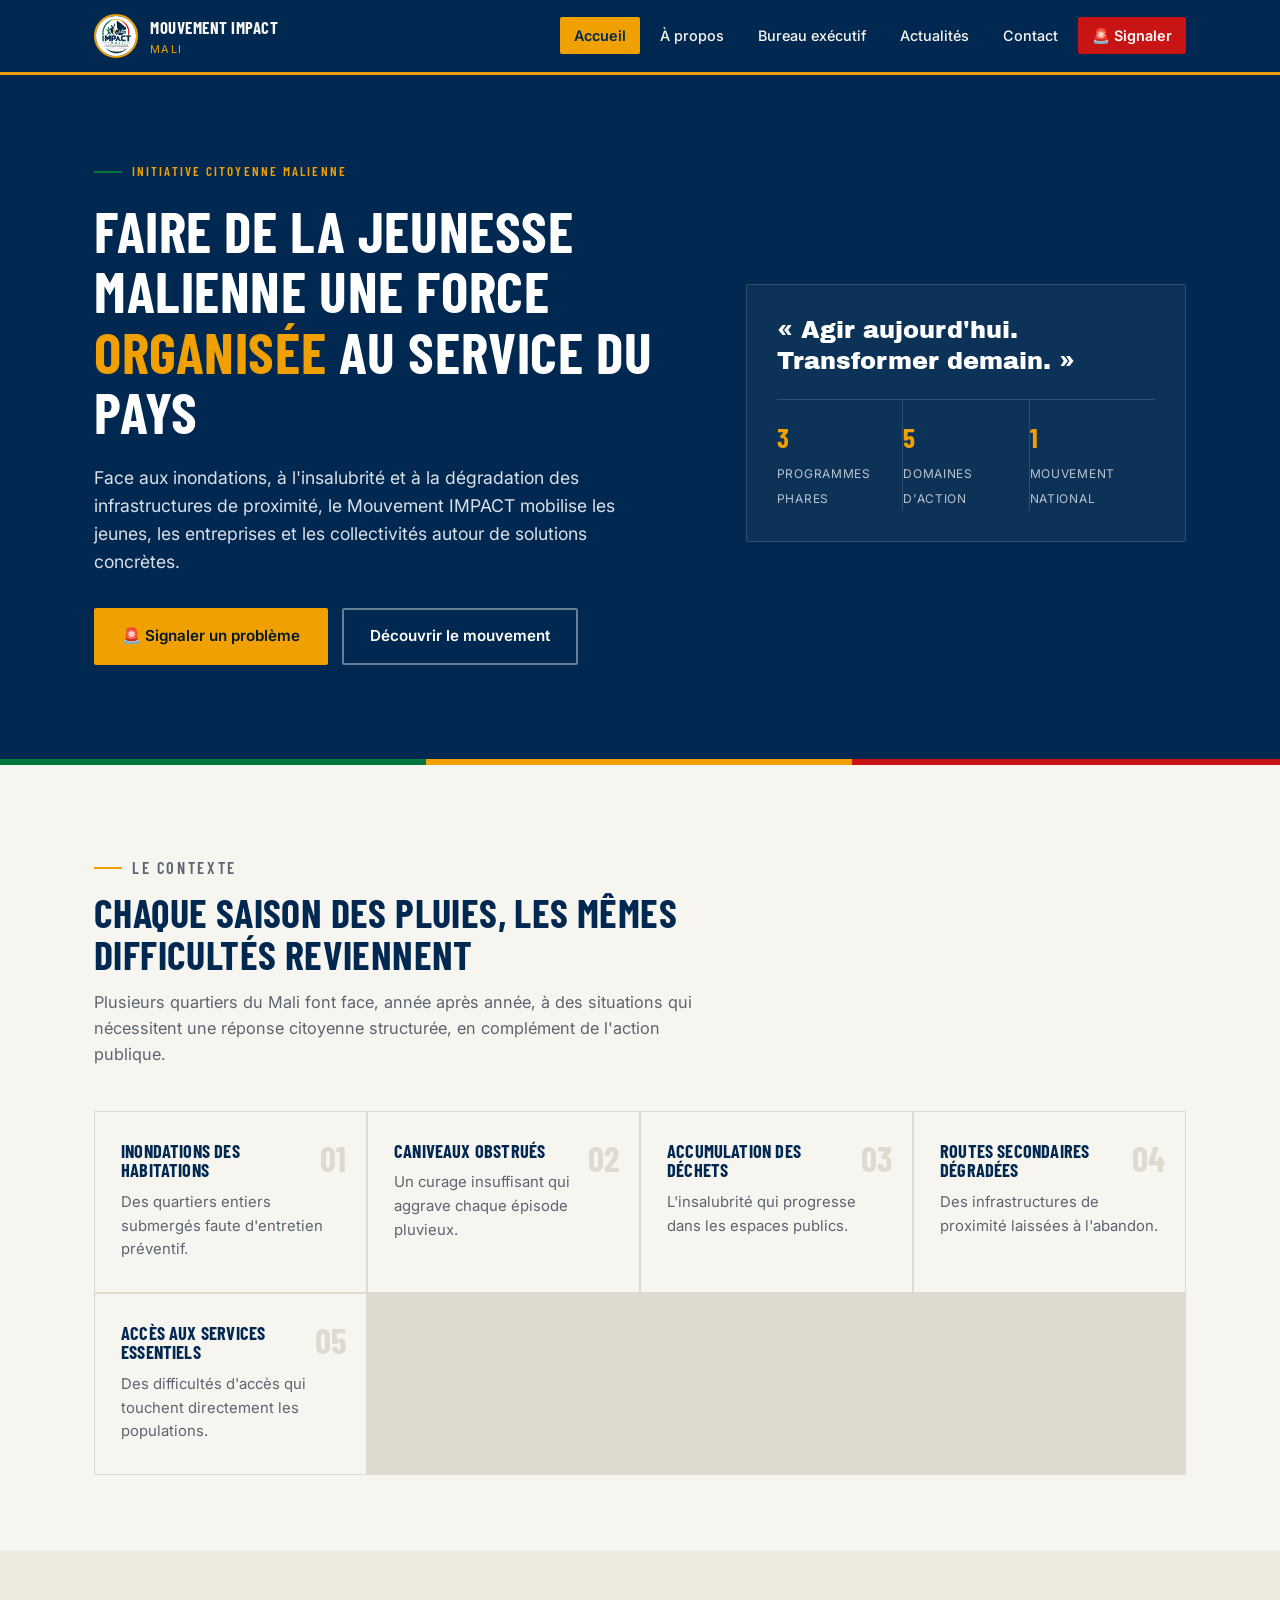
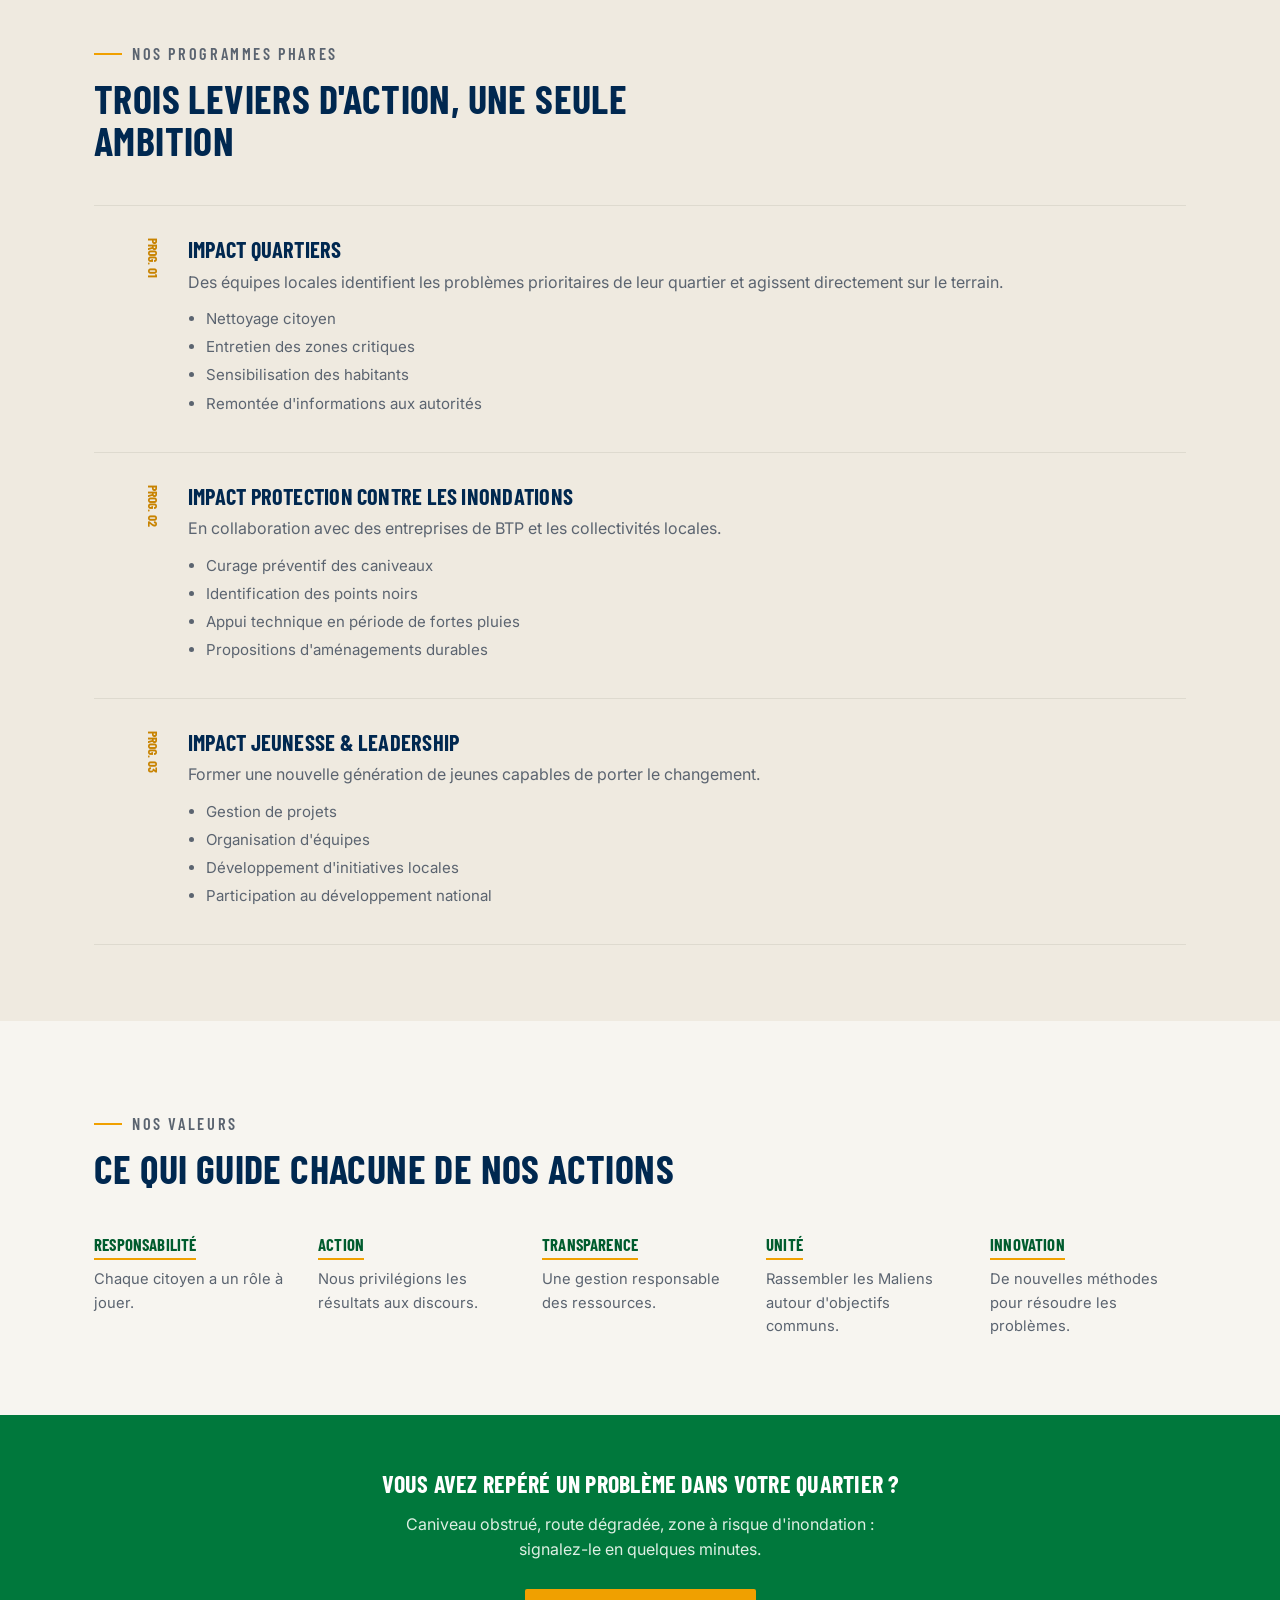
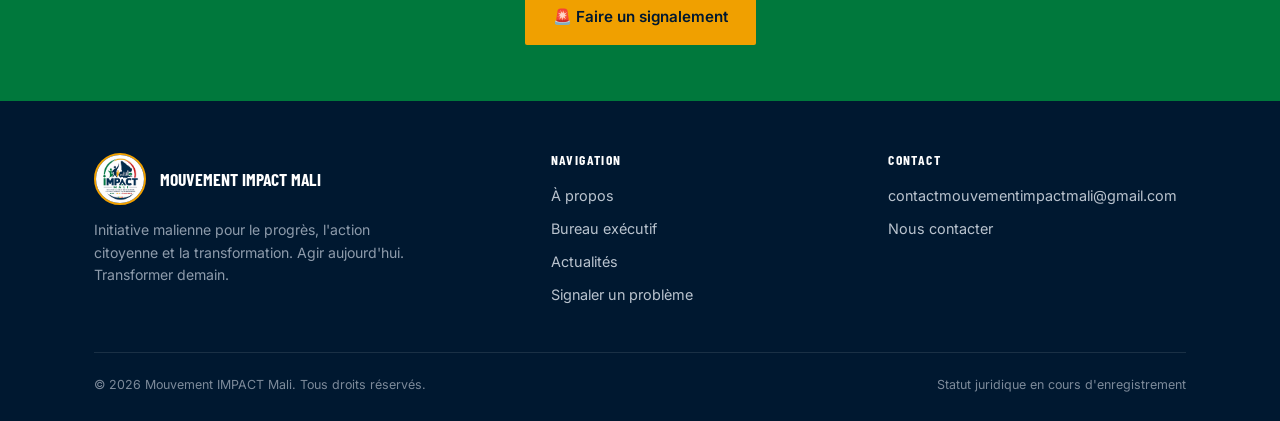
<file: index.html>
<!DOCTYPE html>
<html lang="fr">
<head>
<meta charset="UTF-8">
<meta name="viewport" content="width=device-width, initial-scale=1.0">
<title>Mouvement IMPACT Mali — Agir • Unir • Transformer</title>
<meta name="description" content="Mouvement IMPACT Mali : initiative citoyenne pour l'amélioration du cadre de vie, la lutte contre les inondations et l'engagement de la jeunesse malienne.">
<link rel="icon" type="image/jpeg" href="assets/img/logo.jpg">
<link rel="stylesheet" href="assets/style.css">
</head>
<body>
<a class="skip-link" href="#main">Aller au contenu principal</a>

<header>
  <div class="nav-wrap">
    <a href="index.html" class="brand">
      <span class="brand-mark"><img src="assets/img/logo.jpg" alt="Logo Mouvement IMPACT Mali"></span>
      <span class="brand-text"><strong>Mouvement IMPACT</strong><span>Mali</span></span>
    </a>
    <button class="nav-toggle" aria-label="Ouvrir le menu" aria-expanded="false">☰</button>
    <nav>
      <ul>
        <li><a href="index.html" class="active">Accueil</a></li>
        <li><a href="a-propos.html">À propos</a></li>
        <li><a href="bureau.html">Bureau exécutif</a></li>
        <li><a href="actualites.html">Actualités</a></li>
        <li><a href="contact.html">Contact</a></li>
        <li><a href="signalement.html" class="btn-alert">🚨 Signaler</a></li>
      </ul>
    </nav>
  </div>
</header>

<main id="main">

  <section class="hero">
    <div class="container hero-grid">
      <div>
        <p class="eyebrow">Initiative citoyenne malienne</p>
        <h1>Faire de la jeunesse malienne une force <em>organisée</em> au service du pays</h1>
        <p class="lead">Face aux inondations, à l'insalubrité et à la dégradation des infrastructures de proximité, le Mouvement IMPACT mobilise les jeunes, les entreprises et les collectivités autour de solutions concrètes.</p>
        <div class="hero-actions">
          <a href="signalement.html" class="btn btn-primary">🚨 Signaler un problème</a>
          <a href="a-propos.html" class="btn btn-outline">Découvrir le mouvement</a>
        </div>
      </div>
      <div class="hero-panel">
        <p class="motto">« Agir aujourd'hui.<br>Transformer demain. »</p>
        <div class="stat-row">
          <div class="stat"><b>3</b><span>Programmes phares</span></div>
          <div class="stat"><b>5</b><span>Domaines d'action</span></div>
          <div class="stat"><b>1</b><span>Mouvement national</span></div>
        </div>
      </div>
    </div>
  </section>

  <section>
    <div class="container">
      <div class="section-head">
        <p class="eyebrow">Le contexte</p>
        <h2>Chaque saison des pluies, les mêmes difficultés reviennent</h2>
        <p>Plusieurs quartiers du Mali font face, année après année, à des situations qui nécessitent une réponse citoyenne structurée, en complément de l'action publique.</p>
      </div>
      <div class="cause-grid">
        <div class="cause"><span class="n">01</span><h3>Inondations des habitations</h3><p>Des quartiers entiers submergés faute d'entretien préventif.</p></div>
        <div class="cause"><span class="n">02</span><h3>Caniveaux obstrués</h3><p>Un curage insuffisant qui aggrave chaque épisode pluvieux.</p></div>
        <div class="cause"><span class="n">03</span><h3>Accumulation des déchets</h3><p>L'insalubrité qui progresse dans les espaces publics.</p></div>
        <div class="cause"><span class="n">04</span><h3>Routes secondaires dégradées</h3><p>Des infrastructures de proximité laissées à l'abandon.</p></div>
        <div class="cause"><span class="n">05</span><h3>Accès aux services essentiels</h3><p>Des difficultés d'accès qui touchent directement les populations.</p></div>
      </div>
    </div>
  </section>

  <section class="alt">
    <div class="container">
      <div class="section-head">
        <p class="eyebrow">Nos programmes phares</p>
        <h2>Trois leviers d'action, une seule ambition</h2>
      </div>
      <div class="prog-list">
        <div class="prog">
          <span class="tag">Prog. 01</span>
          <div>
            <h3>IMPACT Quartiers</h3>
            <p>Des équipes locales identifient les problèmes prioritaires de leur quartier et agissent directement sur le terrain.</p>
            <ul>
              <li>Nettoyage citoyen</li>
              <li>Entretien des zones critiques</li>
              <li>Sensibilisation des habitants</li>
              <li>Remontée d'informations aux autorités</li>
            </ul>
          </div>
        </div>
        <div class="prog">
          <span class="tag">Prog. 02</span>
          <div>
            <h3>IMPACT Protection contre les inondations</h3>
            <p>En collaboration avec des entreprises de BTP et les collectivités locales.</p>
            <ul>
              <li>Curage préventif des caniveaux</li>
              <li>Identification des points noirs</li>
              <li>Appui technique en période de fortes pluies</li>
              <li>Propositions d'aménagements durables</li>
            </ul>
          </div>
        </div>
        <div class="prog">
          <span class="tag">Prog. 03</span>
          <div>
            <h3>IMPACT Jeunesse &amp; Leadership</h3>
            <p>Former une nouvelle génération de jeunes capables de porter le changement.</p>
            <ul>
              <li>Gestion de projets</li>
              <li>Organisation d'équipes</li>
              <li>Développement d'initiatives locales</li>
              <li>Participation au développement national</li>
            </ul>
          </div>
        </div>
      </div>
    </div>
  </section>

  <section>
    <div class="container">
      <div class="section-head">
        <p class="eyebrow">Nos valeurs</p>
        <h2>Ce qui guide chacune de nos actions</h2>
      </div>
      <div class="value-grid">
        <div class="value"><h4>Responsabilité</h4><p>Chaque citoyen a un rôle à jouer.</p></div>
        <div class="value"><h4>Action</h4><p>Nous privilégions les résultats aux discours.</p></div>
        <div class="value"><h4>Transparence</h4><p>Une gestion responsable des ressources.</p></div>
        <div class="value"><h4>Unité</h4><p>Rassembler les Maliens autour d'objectifs communs.</p></div>
        <div class="value"><h4>Innovation</h4><p>De nouvelles méthodes pour résoudre les problèmes.</p></div>
      </div>
    </div>
  </section>

  <section class="cta-band">
    <div class="container">
      <h2>Vous avez repéré un problème dans votre quartier ?</h2>
      <p>Caniveau obstrué, route dégradée, zone à risque d'inondation : signalez-le en quelques minutes.</p>
      <a href="signalement.html" class="btn btn-primary">🚨 Faire un signalement</a>
    </div>
  </section>

</main>

<footer>
  <div class="container">
    <div class="footer-grid">
      <div class="footer-brand">
        <div class="footer-logo">
          <img src="assets/img/logo.jpg" alt="Logo Mouvement IMPACT Mali">
          <strong style="color:#fff;font-family:'Barlow Condensed',sans-serif;font-size:1.1rem;text-transform:uppercase;">Mouvement IMPACT Mali</strong>
        </div>
        <p>Initiative malienne pour le progrès, l'action citoyenne et la transformation. Agir aujourd'hui. Transformer demain.</p>
      </div>
      <div>
        <h4>Navigation</h4>
        <ul>
          <li><a href="a-propos.html">À propos</a></li>
          <li><a href="bureau.html">Bureau exécutif</a></li>
          <li><a href="actualites.html">Actualités</a></li>
          <li><a href="signalement.html">Signaler un problème</a></li>
        </ul>
      </div>
      <div>
        <h4>Contact</h4>
        <ul>
          <li><a href="mailto:contactmouvementimpactmali@gmail.com">contactmouvementimpactmali@gmail.com</a></li>
          <li><a href="contact.html">Nous contacter</a></li>
        </ul>
      </div>
    </div>
    <div class="footer-bottom">
      <span>© 2026 Mouvement IMPACT Mali. Tous droits réservés.</span>
      <span>Statut juridique en cours d'enregistrement</span>
    </div>
  </div>
</footer>

<script src="assets/main.js"></script>
</body>
</html>
</file>
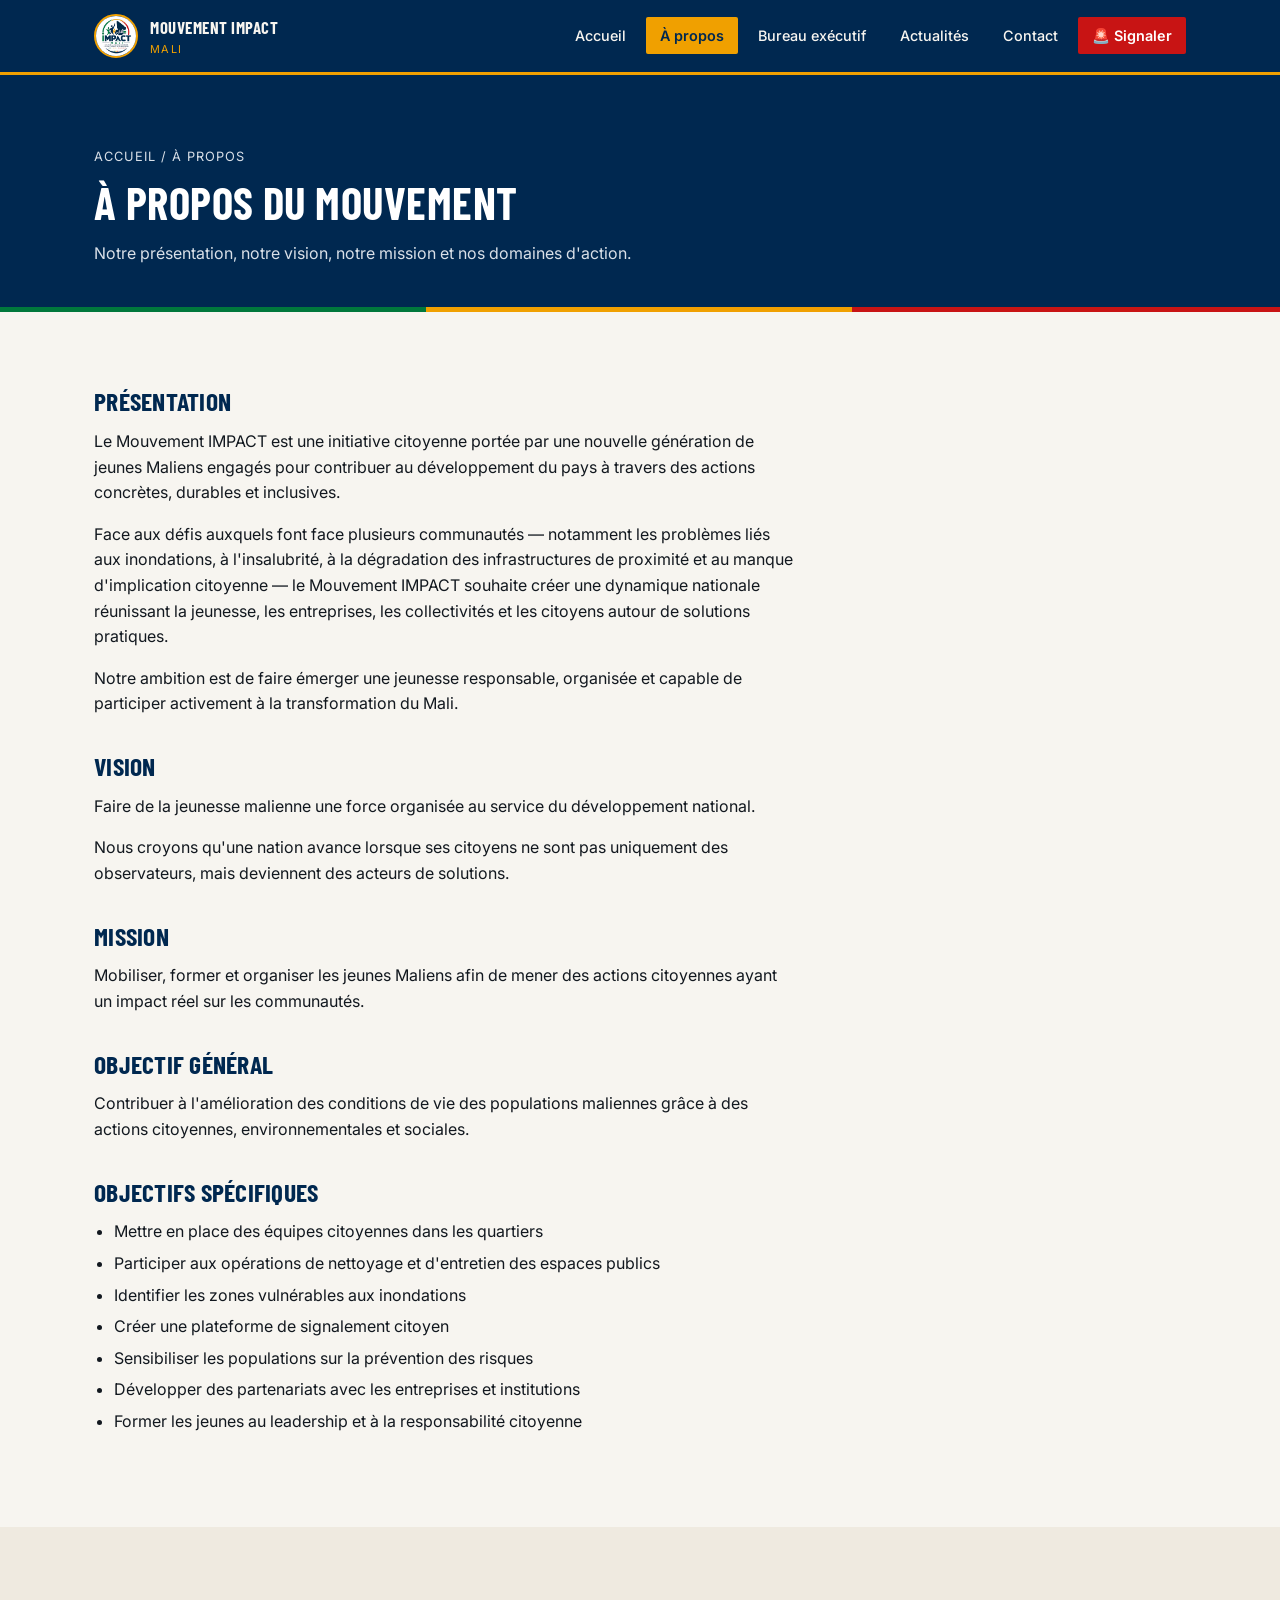
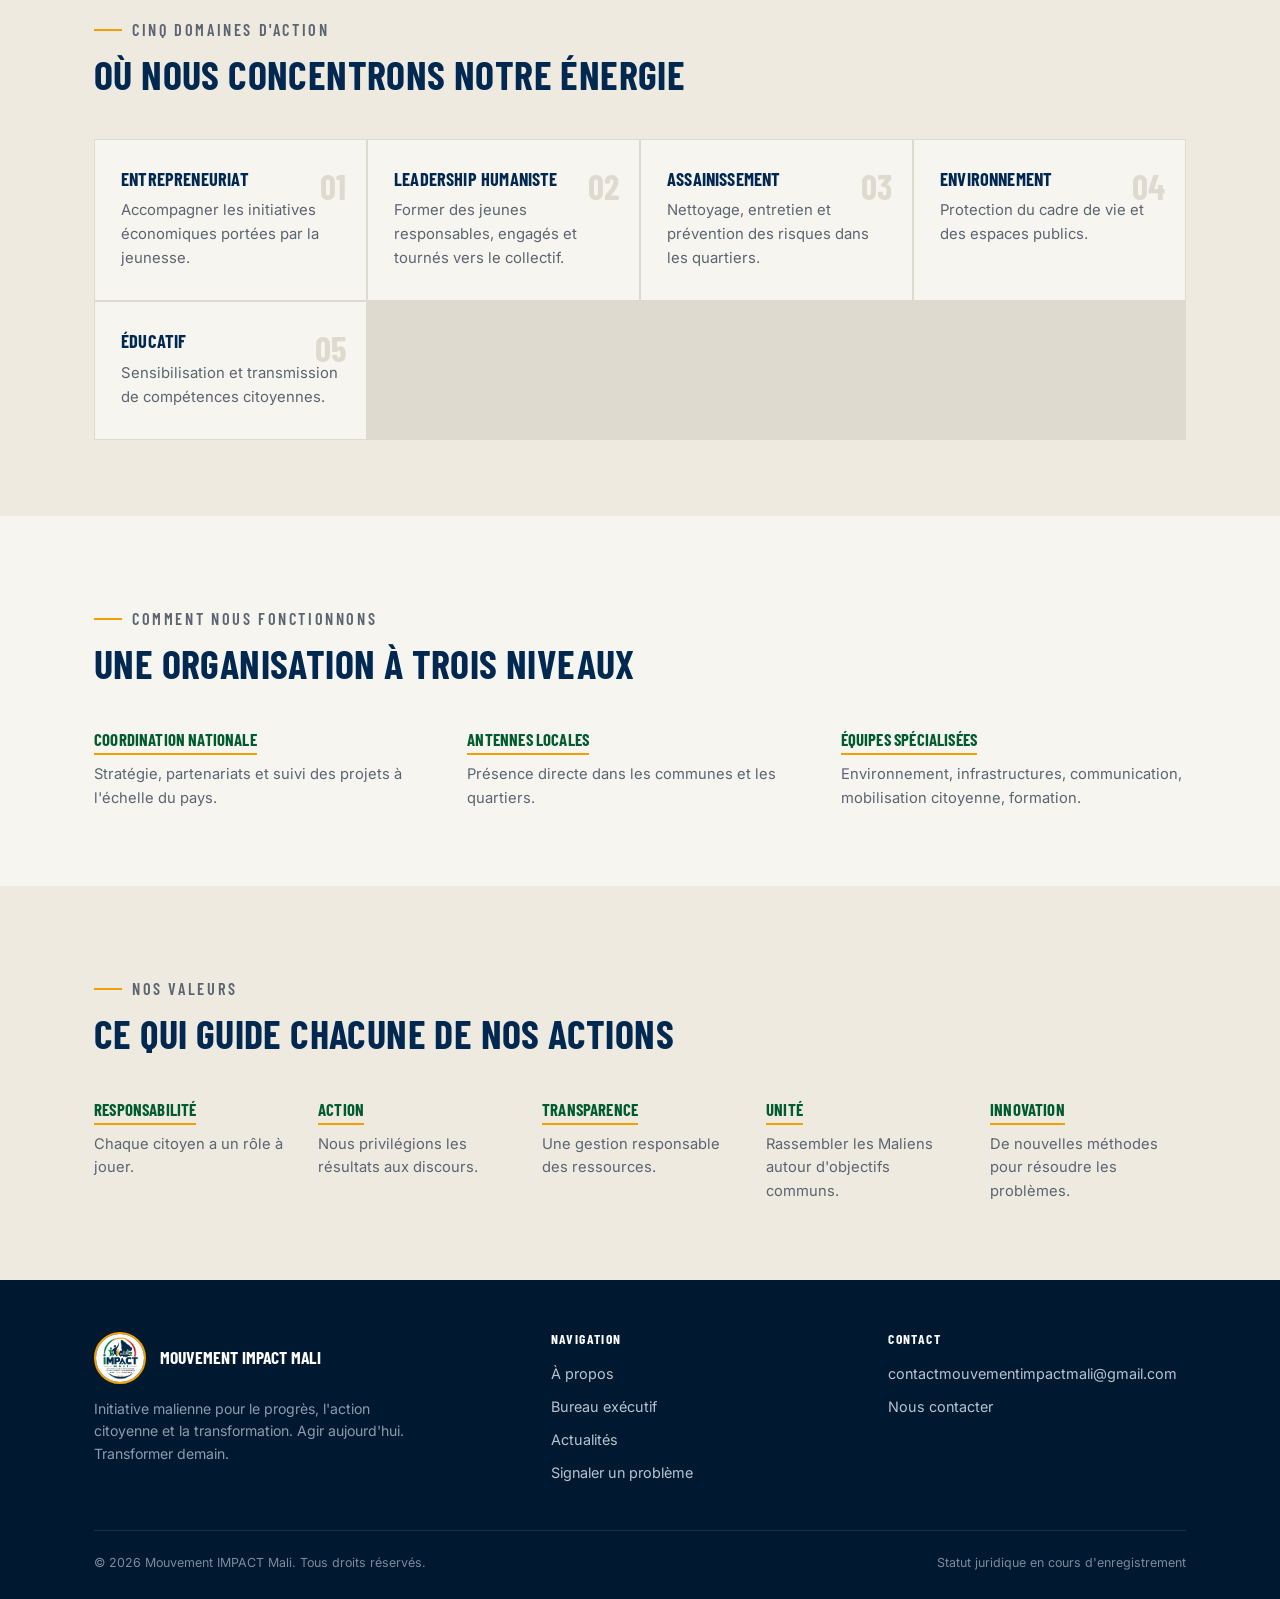
<file: a-propos.html>
<!DOCTYPE html>
<html lang="fr">
<head>
<meta charset="UTF-8">
<meta name="viewport" content="width=device-width, initial-scale=1.0">
<title>À propos — Mouvement IMPACT Mali</title>
<meta name="description" content="Présentation, vision, mission et domaines d'action du Mouvement IMPACT Mali.">
<link rel="icon" type="image/jpeg" href="assets/img/logo.jpg">
<link rel="stylesheet" href="assets/style.css">
</head>
<body>
<a class="skip-link" href="#main">Aller au contenu principal</a>

<header>
  <div class="nav-wrap">
    <a href="index.html" class="brand">
      <span class="brand-mark"><img src="assets/img/logo.jpg" alt="Logo Mouvement IMPACT Mali"></span>
      <span class="brand-text"><strong>Mouvement IMPACT</strong><span>Mali</span></span>
    </a>
    <button class="nav-toggle" aria-label="Ouvrir le menu" aria-expanded="false">☰</button>
    <nav>
      <ul>
        <li><a href="index.html">Accueil</a></li>
        <li><a href="a-propos.html" class="active">À propos</a></li>
        <li><a href="bureau.html">Bureau exécutif</a></li>
        <li><a href="actualites.html">Actualités</a></li>
        <li><a href="contact.html">Contact</a></li>
        <li><a href="signalement.html" class="btn-alert">🚨 Signaler</a></li>
      </ul>
    </nav>
  </div>
</header>

<main id="main">

  <div class="page-hero">
    <div class="container">
      <p class="breadcrumb">Accueil / À propos</p>
      <h1>À propos du mouvement</h1>
      <p>Notre présentation, notre vision, notre mission et nos domaines d'action.</p>
    </div>
  </div>

  <section>
    <div class="container prose">
      <h2>Présentation</h2>
      <p>Le Mouvement IMPACT est une initiative citoyenne portée par une nouvelle génération de jeunes Maliens engagés pour contribuer au développement du pays à travers des actions concrètes, durables et inclusives.</p>
      <p>Face aux défis auxquels font face plusieurs communautés — notamment les problèmes liés aux inondations, à l'insalubrité, à la dégradation des infrastructures de proximité et au manque d'implication citoyenne — le Mouvement IMPACT souhaite créer une dynamique nationale réunissant la jeunesse, les entreprises, les collectivités et les citoyens autour de solutions pratiques.</p>
      <p>Notre ambition est de faire émerger une jeunesse responsable, organisée et capable de participer activement à la transformation du Mali.</p>

      <h2>Vision</h2>
      <p>Faire de la jeunesse malienne une force organisée au service du développement national.</p>
      <p>Nous croyons qu'une nation avance lorsque ses citoyens ne sont pas uniquement des observateurs, mais deviennent des acteurs de solutions.</p>

      <h2>Mission</h2>
      <p>Mobiliser, former et organiser les jeunes Maliens afin de mener des actions citoyennes ayant un impact réel sur les communautés.</p>

      <h2>Objectif général</h2>
      <p>Contribuer à l'amélioration des conditions de vie des populations maliennes grâce à des actions citoyennes, environnementales et sociales.</p>

      <h2>Objectifs spécifiques</h2>
      <ul>
        <li>Mettre en place des équipes citoyennes dans les quartiers</li>
        <li>Participer aux opérations de nettoyage et d'entretien des espaces publics</li>
        <li>Identifier les zones vulnérables aux inondations</li>
        <li>Créer une plateforme de signalement citoyen</li>
        <li>Sensibiliser les populations sur la prévention des risques</li>
        <li>Développer des partenariats avec les entreprises et institutions</li>
        <li>Former les jeunes au leadership et à la responsabilité citoyenne</li>
      </ul>
    </div>
  </section>

  <section class="alt">
    <div class="container">
      <div class="section-head">
        <p class="eyebrow">Cinq domaines d'action</p>
        <h2>Où nous concentrons notre énergie</h2>
      </div>
      <div class="cause-grid">
        <div class="cause"><span class="n">01</span><h3>Entrepreneuriat</h3><p>Accompagner les initiatives économiques portées par la jeunesse.</p></div>
        <div class="cause"><span class="n">02</span><h3>Leadership humaniste</h3><p>Former des jeunes responsables, engagés et tournés vers le collectif.</p></div>
        <div class="cause"><span class="n">03</span><h3>Assainissement</h3><p>Nettoyage, entretien et prévention des risques dans les quartiers.</p></div>
        <div class="cause"><span class="n">04</span><h3>Environnement</h3><p>Protection du cadre de vie et des espaces publics.</p></div>
        <div class="cause"><span class="n">05</span><h3>Éducatif</h3><p>Sensibilisation et transmission de compétences citoyennes.</p></div>
      </div>
    </div>
  </section>

  <section>
    <div class="container">
      <div class="section-head">
        <p class="eyebrow">Comment nous fonctionnons</p>
        <h2>Une organisation à trois niveaux</h2>
      </div>
      <div class="value-grid">
        <div class="value"><h4>Coordination nationale</h4><p>Stratégie, partenariats et suivi des projets à l'échelle du pays.</p></div>
        <div class="value"><h4>Antennes locales</h4><p>Présence directe dans les communes et les quartiers.</p></div>
        <div class="value"><h4>Équipes spécialisées</h4><p>Environnement, infrastructures, communication, mobilisation citoyenne, formation.</p></div>
      </div>
    </div>
  </section>

  <section class="alt">
    <div class="container">
      <div class="section-head">
        <p class="eyebrow">Nos valeurs</p>
        <h2>Ce qui guide chacune de nos actions</h2>
      </div>
      <div class="value-grid">
        <div class="value"><h4>Responsabilité</h4><p>Chaque citoyen a un rôle à jouer.</p></div>
        <div class="value"><h4>Action</h4><p>Nous privilégions les résultats aux discours.</p></div>
        <div class="value"><h4>Transparence</h4><p>Une gestion responsable des ressources.</p></div>
        <div class="value"><h4>Unité</h4><p>Rassembler les Maliens autour d'objectifs communs.</p></div>
        <div class="value"><h4>Innovation</h4><p>De nouvelles méthodes pour résoudre les problèmes.</p></div>
      </div>
    </div>
  </section>

</main>

<footer>
  <div class="container">
    <div class="footer-grid">
      <div class="footer-brand">
        <div class="footer-logo">
          <img src="assets/img/logo.jpg" alt="Logo Mouvement IMPACT Mali">
          <strong style="color:#fff;font-family:'Barlow Condensed',sans-serif;font-size:1.1rem;text-transform:uppercase;">Mouvement IMPACT Mali</strong>
        </div>
        <p>Initiative malienne pour le progrès, l'action citoyenne et la transformation. Agir aujourd'hui. Transformer demain.</p>
      </div>
      <div>
        <h4>Navigation</h4>
        <ul>
          <li><a href="a-propos.html">À propos</a></li>
          <li><a href="bureau.html">Bureau exécutif</a></li>
          <li><a href="actualites.html">Actualités</a></li>
          <li><a href="signalement.html">Signaler un problème</a></li>
        </ul>
      </div>
      <div>
        <h4>Contact</h4>
        <ul>
          <li><a href="mailto:contactmouvementimpactmali@gmail.com">contactmouvementimpactmali@gmail.com</a></li>
          <li><a href="contact.html">Nous contacter</a></li>
        </ul>
      </div>
    </div>
    <div class="footer-bottom">
      <span>© 2026 Mouvement IMPACT Mali. Tous droits réservés.</span>
      <span>Statut juridique en cours d'enregistrement</span>
    </div>
  </div>
</footer>

<script src="assets/main.js"></script>
</body>
</html>
</file>
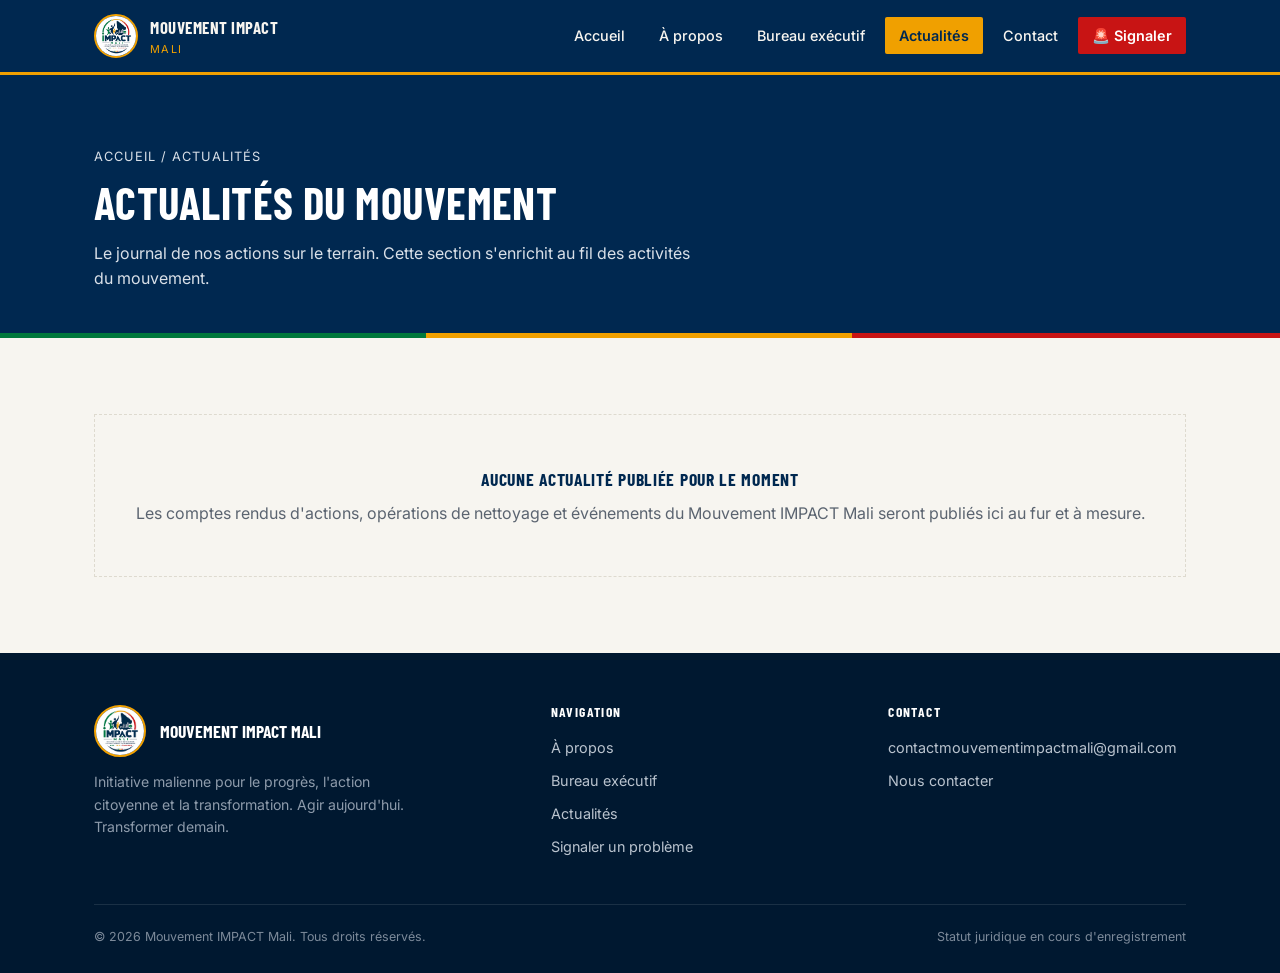
<file: actualites.html>
<!DOCTYPE html>
<html lang="fr">
<head>
<meta charset="UTF-8">
<meta name="viewport" content="width=device-width, initial-scale=1.0">
<title>Actualités — Mouvement IMPACT Mali</title>
<meta name="description" content="Journal des actions et actualités du Mouvement IMPACT Mali.">
<link rel="icon" type="image/jpeg" href="assets/img/logo.jpg">
<link rel="stylesheet" href="assets/style.css">
</head>
<body>
<a class="skip-link" href="#main">Aller au contenu principal</a>

<header>
  <div class="nav-wrap">
    <a href="index.html" class="brand">
      <span class="brand-mark"><img src="assets/img/logo.jpg" alt="Logo Mouvement IMPACT Mali"></span>
      <span class="brand-text"><strong>Mouvement IMPACT</strong><span>Mali</span></span>
    </a>
    <button class="nav-toggle" aria-label="Ouvrir le menu" aria-expanded="false">☰</button>
    <nav>
      <ul>
        <li><a href="index.html">Accueil</a></li>
        <li><a href="a-propos.html">À propos</a></li>
        <li><a href="bureau.html">Bureau exécutif</a></li>
        <li><a href="actualites.html" class="active">Actualités</a></li>
        <li><a href="contact.html">Contact</a></li>
        <li><a href="signalement.html" class="btn-alert">🚨 Signaler</a></li>
      </ul>
    </nav>
  </div>
</header>

<main id="main">

  <div class="page-hero">
    <div class="container">
      <p class="breadcrumb">Accueil / Actualités</p>
      <h1>Actualités du mouvement</h1>
      <p>Le journal de nos actions sur le terrain. Cette section s'enrichit au fil des activités du mouvement.</p>
    </div>
  </div>

  <section>
    <div class="container">
      <div class="news-empty">
        <strong>Aucune actualité publiée pour le moment</strong>
        <p>Les comptes rendus d'actions, opérations de nettoyage et événements du Mouvement IMPACT Mali seront publiés ici au fur et à mesure.</p>
      </div>
    </div>
  </section>

</main>

<footer>
  <div class="container">
    <div class="footer-grid">
      <div class="footer-brand">
        <div class="footer-logo">
          <img src="assets/img/logo.jpg" alt="Logo Mouvement IMPACT Mali">
          <strong style="color:#fff;font-family:'Barlow Condensed',sans-serif;font-size:1.1rem;text-transform:uppercase;">Mouvement IMPACT Mali</strong>
        </div>
        <p>Initiative malienne pour le progrès, l'action citoyenne et la transformation. Agir aujourd'hui. Transformer demain.</p>
      </div>
      <div>
        <h4>Navigation</h4>
        <ul>
          <li><a href="a-propos.html">À propos</a></li>
          <li><a href="bureau.html">Bureau exécutif</a></li>
          <li><a href="actualites.html">Actualités</a></li>
          <li><a href="signalement.html">Signaler un problème</a></li>
        </ul>
      </div>
      <div>
        <h4>Contact</h4>
        <ul>
          <li><a href="mailto:contactmouvementimpactmali@gmail.com">contactmouvementimpactmali@gmail.com</a></li>
          <li><a href="contact.html">Nous contacter</a></li>
        </ul>
      </div>
    </div>
    <div class="footer-bottom">
      <span>© 2026 Mouvement IMPACT Mali. Tous droits réservés.</span>
      <span>Statut juridique en cours d'enregistrement</span>
    </div>
  </div>
</footer>

<script src="assets/main.js"></script>
</body>
</html>
</file>
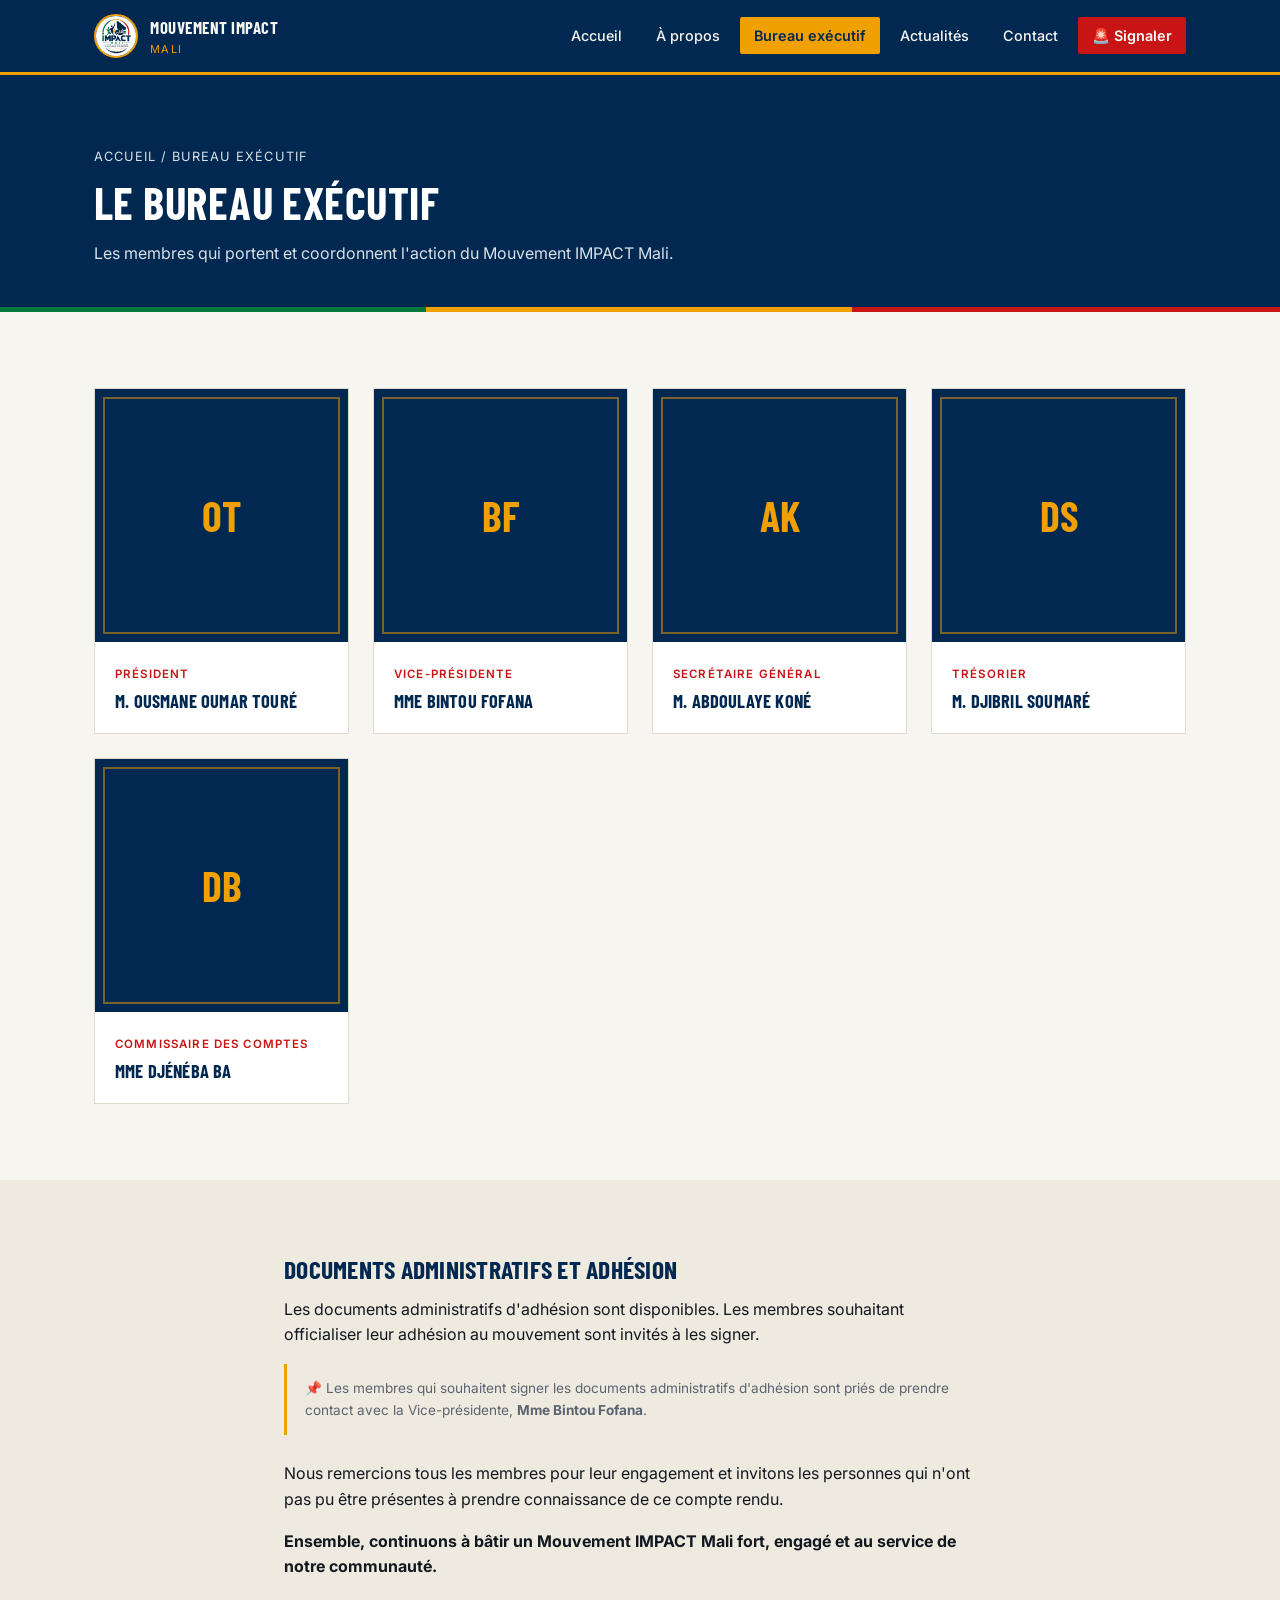
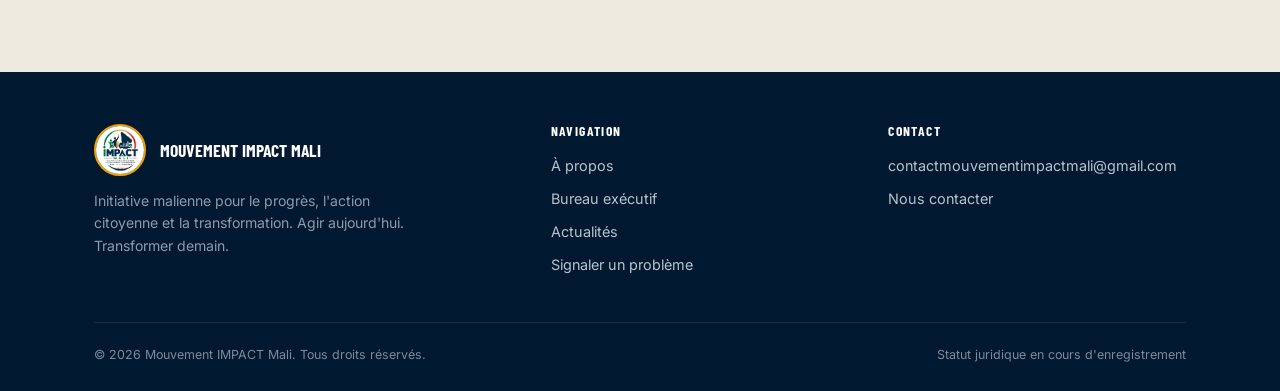
<file: bureau.html>
<!DOCTYPE html>
<html lang="fr">
<head>
<meta charset="UTF-8">
<meta name="viewport" content="width=device-width, initial-scale=1.0">
<title>Bureau exécutif — Mouvement IMPACT Mali</title>
<meta name="description" content="Composition du bureau exécutif du Mouvement IMPACT Mali et informations sur l'adhésion.">
<link rel="icon" type="image/jpeg" href="assets/img/logo.jpg">
<link rel="stylesheet" href="assets/style.css">
</head>
<body>
<a class="skip-link" href="#main">Aller au contenu principal</a>

<header>
  <div class="nav-wrap">
    <a href="index.html" class="brand">
      <span class="brand-mark"><img src="assets/img/logo.jpg" alt="Logo Mouvement IMPACT Mali"></span>
      <span class="brand-text"><strong>Mouvement IMPACT</strong><span>Mali</span></span>
    </a>
    <button class="nav-toggle" aria-label="Ouvrir le menu" aria-expanded="false">☰</button>
    <nav>
      <ul>
        <li><a href="index.html">Accueil</a></li>
        <li><a href="a-propos.html">À propos</a></li>
        <li><a href="bureau.html" class="active">Bureau exécutif</a></li>
        <li><a href="actualites.html">Actualités</a></li>
        <li><a href="contact.html">Contact</a></li>
        <li><a href="signalement.html" class="btn-alert">🚨 Signaler</a></li>
      </ul>
    </nav>
  </div>
</header>

<main id="main">

  <div class="page-hero">
    <div class="container">
      <p class="breadcrumb">Accueil / Bureau exécutif</p>
      <h1>Le bureau exécutif</h1>
      <p>Les membres qui portent et coordonnent l'action du Mouvement IMPACT Mali.</p>
    </div>
  </div>

  <section>
    <div class="container">
      <div class="bureau-grid">

        <div class="member">
          <div class="member-photo">OT</div>
          <div class="member-body">
            <span class="role">Président</span>
            <h3>M. Ousmane Oumar Touré</h3>
          </div>
        </div>

        <div class="member">
          <div class="member-photo">BF</div>
          <div class="member-body">
            <span class="role">Vice-présidente</span>
            <h3>Mme Bintou Fofana</h3>
          </div>
        </div>

        <div class="member">
          <div class="member-photo">AK</div>
          <div class="member-body">
            <span class="role">Secrétaire général</span>
            <h3>M. Abdoulaye Koné</h3>
          </div>
        </div>

        <div class="member">
          <div class="member-photo">DS</div>
          <div class="member-body">
            <span class="role">Trésorier</span>
            <h3>M. Djibril Soumaré</h3>
          </div>
        </div>

        <div class="member">
          <div class="member-photo">DB</div>
          <div class="member-body">
            <span class="role">Commissaire des comptes</span>
            <h3>Mme Djénéba Ba</h3>
          </div>
        </div>

      </div>
    </div>
  </section>

  <section class="alt">
    <div class="container prose" style="max-width:760px;">
      <h2>Documents administratifs et adhésion</h2>
      <p>Les documents administratifs d'adhésion sont disponibles. Les membres souhaitant officialiser leur adhésion au mouvement sont invités à les signer.</p>
      <div class="form-note" style="margin-top:8px;">
        📌 Les membres qui souhaitent signer les documents administratifs d'adhésion sont priés de prendre contact avec la Vice-présidente, <strong>Mme Bintou Fofana</strong>.
      </div>
      <p>Nous remercions tous les membres pour leur engagement et invitons les personnes qui n'ont pas pu être présentes à prendre connaissance de ce compte rendu.</p>
      <p><strong>Ensemble, continuons à bâtir un Mouvement IMPACT Mali fort, engagé et au service de notre communauté.</strong></p>
    </div>
  </section>

</main>

<footer>
  <div class="container">
    <div class="footer-grid">
      <div class="footer-brand">
        <div class="footer-logo">
          <img src="assets/img/logo.jpg" alt="Logo Mouvement IMPACT Mali">
          <strong style="color:#fff;font-family:'Barlow Condensed',sans-serif;font-size:1.1rem;text-transform:uppercase;">Mouvement IMPACT Mali</strong>
        </div>
        <p>Initiative malienne pour le progrès, l'action citoyenne et la transformation. Agir aujourd'hui. Transformer demain.</p>
      </div>
      <div>
        <h4>Navigation</h4>
        <ul>
          <li><a href="a-propos.html">À propos</a></li>
          <li><a href="bureau.html">Bureau exécutif</a></li>
          <li><a href="actualites.html">Actualités</a></li>
          <li><a href="signalement.html">Signaler un problème</a></li>
        </ul>
      </div>
      <div>
        <h4>Contact</h4>
        <ul>
          <li><a href="mailto:contactmouvementimpactmali@gmail.com">contactmouvementimpactmali@gmail.com</a></li>
          <li><a href="contact.html">Nous contacter</a></li>
        </ul>
      </div>
    </div>
    <div class="footer-bottom">
      <span>© 2026 Mouvement IMPACT Mali. Tous droits réservés.</span>
      <span>Statut juridique en cours d'enregistrement</span>
    </div>
  </div>
</footer>

<script src="assets/main.js"></script>
</body>
</html>
</file>
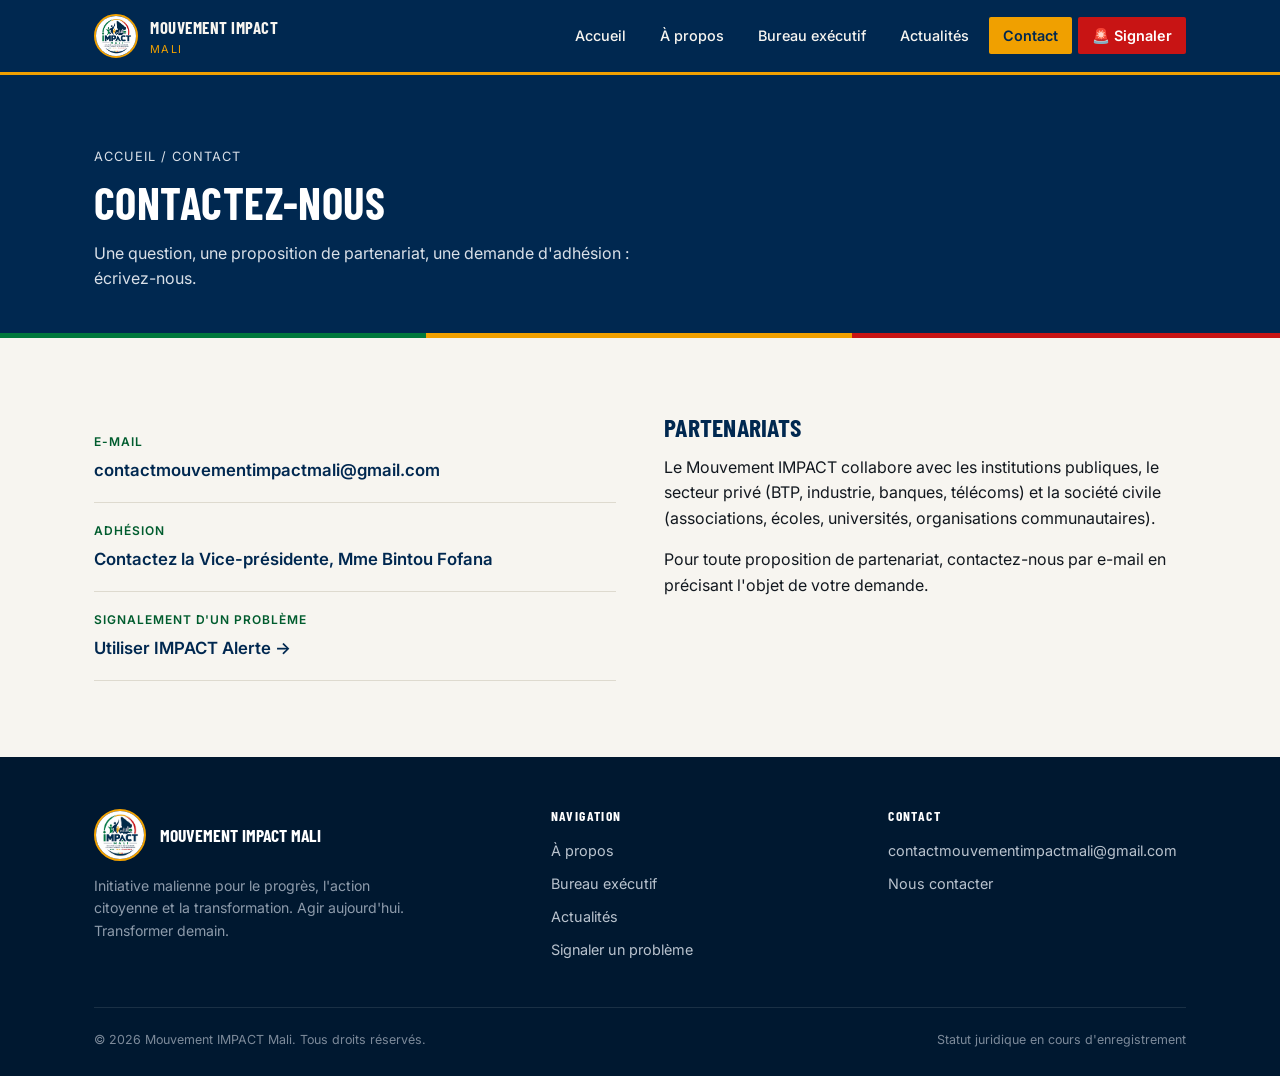
<file: contact.html>
<!DOCTYPE html>
<html lang="fr">
<head>
<meta charset="UTF-8">
<meta name="viewport" content="width=device-width, initial-scale=1.0">
<title>Contact — Mouvement IMPACT Mali</title>
<meta name="description" content="Contactez le Mouvement IMPACT Mali.">
<link rel="icon" type="image/jpeg" href="assets/img/logo.jpg">
<link rel="stylesheet" href="assets/style.css">
</head>
<body>
<a class="skip-link" href="#main">Aller au contenu principal</a>

<header>
  <div class="nav-wrap">
    <a href="index.html" class="brand">
      <span class="brand-mark"><img src="assets/img/logo.jpg" alt="Logo Mouvement IMPACT Mali"></span>
      <span class="brand-text"><strong>Mouvement IMPACT</strong><span>Mali</span></span>
    </a>
    <button class="nav-toggle" aria-label="Ouvrir le menu" aria-expanded="false">☰</button>
    <nav>
      <ul>
        <li><a href="index.html">Accueil</a></li>
        <li><a href="a-propos.html">À propos</a></li>
        <li><a href="bureau.html">Bureau exécutif</a></li>
        <li><a href="actualites.html">Actualités</a></li>
        <li><a href="contact.html" class="active">Contact</a></li>
        <li><a href="signalement.html" class="btn-alert">🚨 Signaler</a></li>
      </ul>
    </nav>
  </div>
</header>

<main id="main">

  <div class="page-hero">
    <div class="container">
      <p class="breadcrumb">Accueil / Contact</p>
      <h1>Contactez-nous</h1>
      <p>Une question, une proposition de partenariat, une demande d'adhésion : écrivez-nous.</p>
    </div>
  </div>

  <section>
    <div class="container contact-grid">
      <div>
        <div class="contact-item">
          <div class="k">E-mail</div>
          <div class="v"><a href="mailto:contactmouvementimpactmali@gmail.com">contactmouvementimpactmali@gmail.com</a></div>
        </div>
        <div class="contact-item">
          <div class="k">Adhésion</div>
          <div class="v">Contactez la Vice-présidente, Mme Bintou Fofana</div>
        </div>
        <div class="contact-item">
          <div class="k">Signalement d'un problème</div>
          <div class="v"><a href="signalement.html">Utiliser IMPACT Alerte →</a></div>
        </div>
      </div>
      <div class="prose">
        <h2 style="margin-top:0;">Partenariats</h2>
        <p>Le Mouvement IMPACT collabore avec les institutions publiques, le secteur privé (BTP, industrie, banques, télécoms) et la société civile (associations, écoles, universités, organisations communautaires).</p>
        <p>Pour toute proposition de partenariat, contactez-nous par e-mail en précisant l'objet de votre demande.</p>
      </div>
    </div>
  </section>

</main>

<footer>
  <div class="container">
    <div class="footer-grid">
      <div class="footer-brand">
        <div class="footer-logo">
          <img src="assets/img/logo.jpg" alt="Logo Mouvement IMPACT Mali">
          <strong style="color:#fff;font-family:'Barlow Condensed',sans-serif;font-size:1.1rem;text-transform:uppercase;">Mouvement IMPACT Mali</strong>
        </div>
        <p>Initiative malienne pour le progrès, l'action citoyenne et la transformation. Agir aujourd'hui. Transformer demain.</p>
      </div>
      <div>
        <h4>Navigation</h4>
        <ul>
          <li><a href="a-propos.html">À propos</a></li>
          <li><a href="bureau.html">Bureau exécutif</a></li>
          <li><a href="actualites.html">Actualités</a></li>
          <li><a href="signalement.html">Signaler un problème</a></li>
        </ul>
      </div>
      <div>
        <h4>Contact</h4>
        <ul>
          <li><a href="mailto:contactmouvementimpactmali@gmail.com">contactmouvementimpactmali@gmail.com</a></li>
          <li><a href="contact.html">Nous contacter</a></li>
        </ul>
      </div>
    </div>
    <div class="footer-bottom">
      <span>© 2026 Mouvement IMPACT Mali. Tous droits réservés.</span>
      <span>Statut juridique en cours d'enregistrement</span>
    </div>
  </div>
</footer>

<script src="assets/main.js"></script>
</body>
</html>
</file>
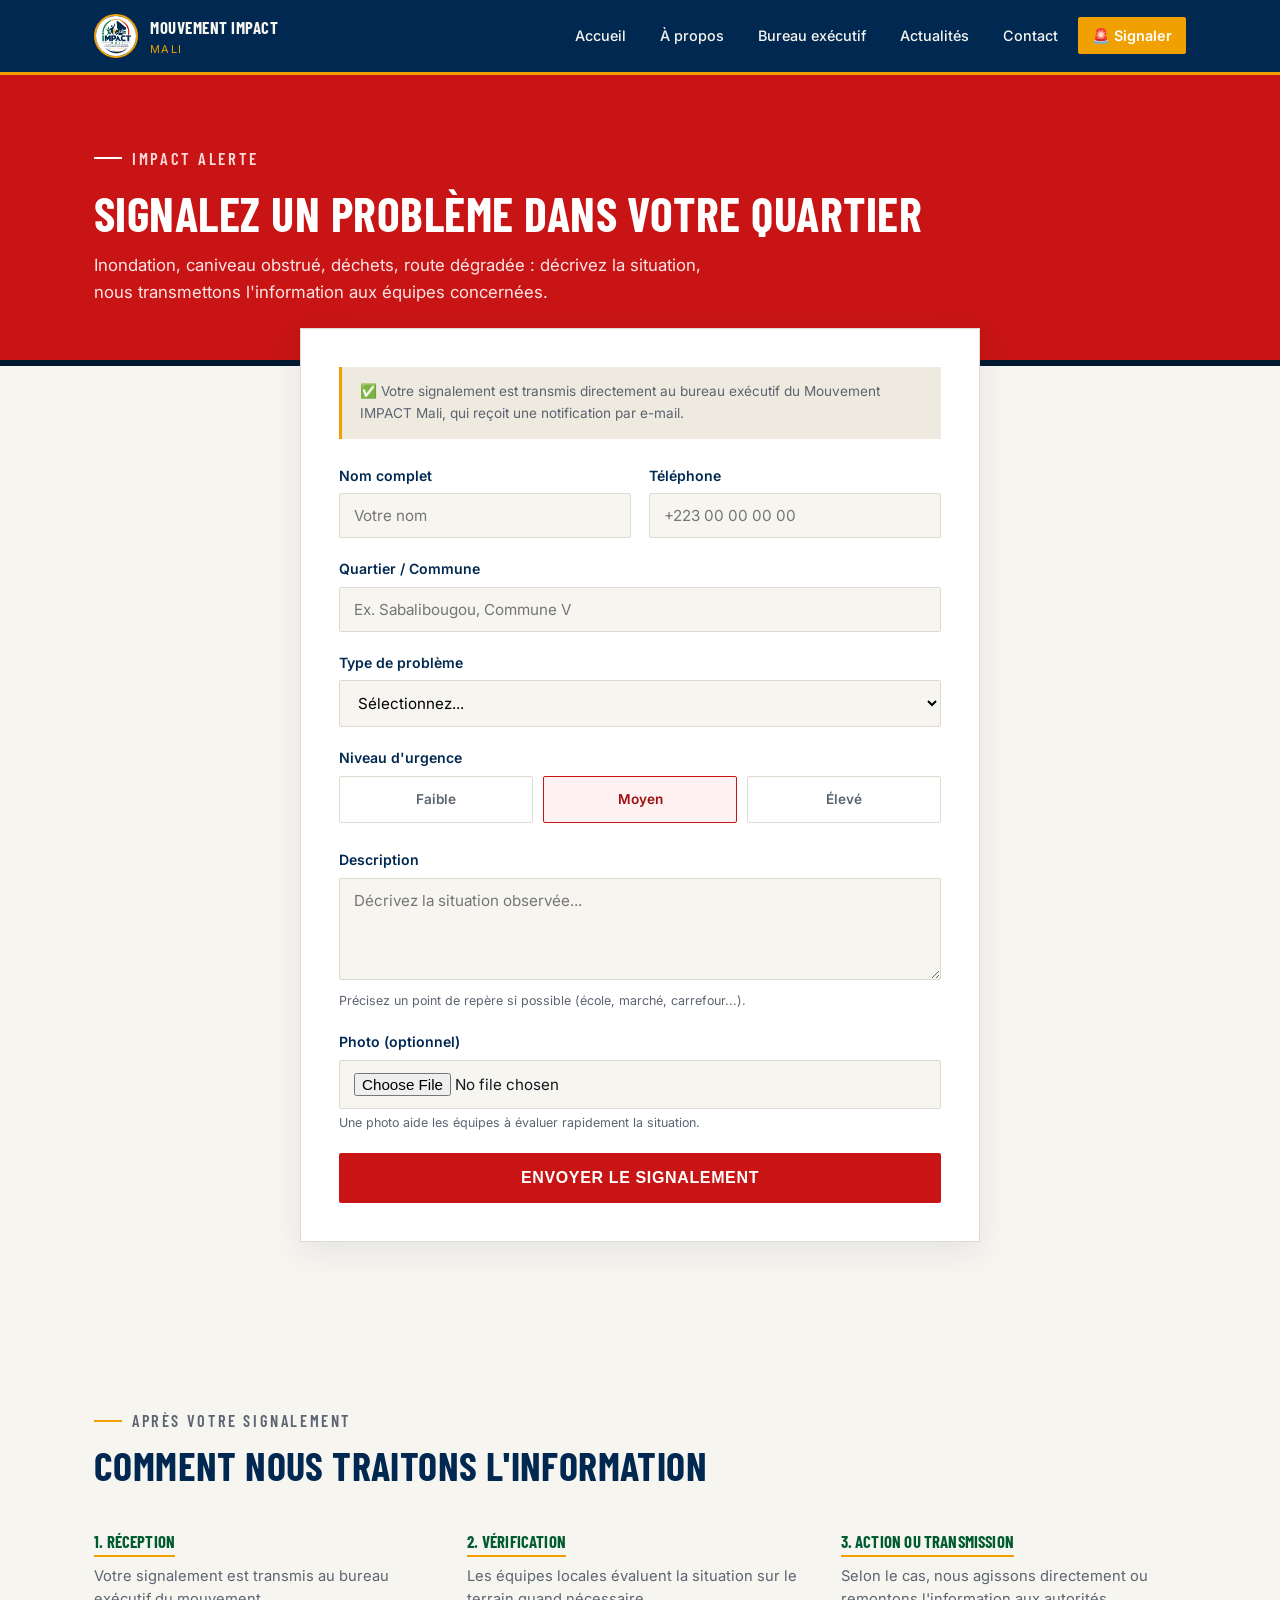
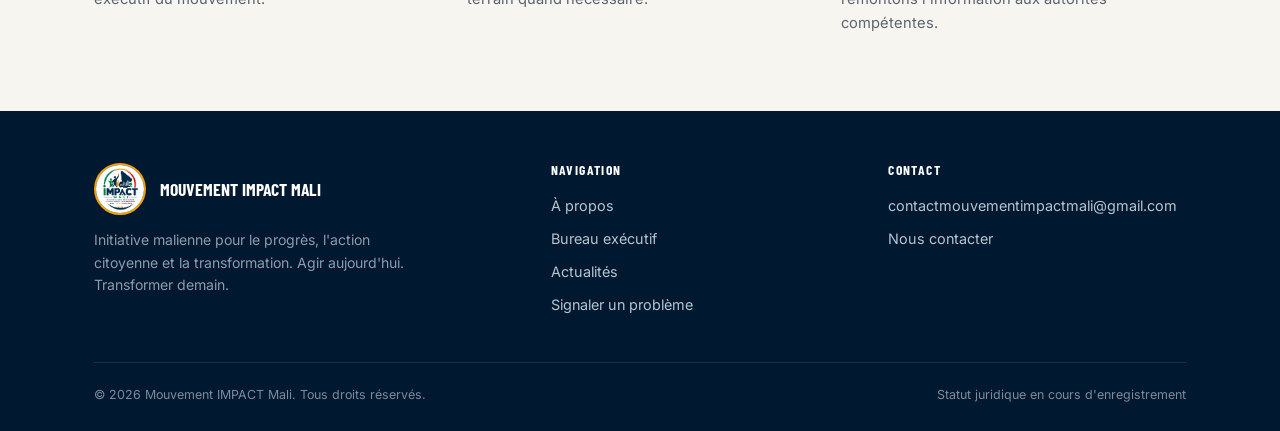
<file: signalement.html>
<!DOCTYPE html>
<html lang="fr">
<head>
<meta charset="UTF-8">
<meta name="viewport" content="width=device-width, initial-scale=1.0">
<title>IMPACT Alerte — Signaler un problème | Mouvement IMPACT Mali</title>
<meta name="description" content="Signalez une inondation, un caniveau obstrué, une route dégradée ou tout autre problème dans votre quartier.">
<link rel="icon" type="image/jpeg" href="assets/img/logo.jpg">
<link rel="stylesheet" href="assets/style.css">
</head>
<body>
<a class="skip-link" href="#main">Aller au contenu principal</a>

<header>
  <div class="nav-wrap">
    <a href="index.html" class="brand">
      <span class="brand-mark"><img src="assets/img/logo.jpg" alt="Logo Mouvement IMPACT Mali"></span>
      <span class="brand-text"><strong>Mouvement IMPACT</strong><span>Mali</span></span>
    </a>
    <button class="nav-toggle" aria-label="Ouvrir le menu" aria-expanded="false">☰</button>
    <nav>
      <ul>
        <li><a href="index.html">Accueil</a></li>
        <li><a href="a-propos.html">À propos</a></li>
        <li><a href="bureau.html">Bureau exécutif</a></li>
        <li><a href="actualites.html">Actualités</a></li>
        <li><a href="contact.html">Contact</a></li>
        <li><a href="signalement.html" class="btn-alert active">🚨 Signaler</a></li>
      </ul>
    </nav>
  </div>
</header>

<main id="main">

  <div class="alert-hero">
    <div class="container">
      <p class="eyebrow">IMPACT Alerte</p>
      <h1>Signalez un problème dans votre quartier</h1>
      <p>Inondation, caniveau obstrué, déchets, route dégradée : décrivez la situation, nous transmettons l'information aux équipes concernées.</p>
    </div>
  </div>

  <section style="padding-top:0;">
    <div class="container">
      <div class="form-wrap">

        <div class="form-note">
          ✅ Votre signalement est transmis directement au bureau exécutif du Mouvement IMPACT Mali, qui reçoit une notification par e-mail.
        </div>

        <form id="alert-form">
          <div class="form-two">
            <div class="form-row">
              <label for="nom">Nom complet</label>
              <input type="text" id="nom" name="nom" placeholder="Votre nom" required>
            </div>
            <div class="form-row">
              <label for="telephone">Téléphone</label>
              <input type="tel" id="telephone" name="telephone" placeholder="+223 00 00 00 00" required>
            </div>
          </div>

          <div class="form-row">
            <label for="quartier">Quartier / Commune</label>
            <input type="text" id="quartier" name="quartier" placeholder="Ex. Sabalibougou, Commune V" required>
          </div>

          <div class="form-row">
            <label for="type">Type de problème</label>
            <select id="type" name="type" required>
              <option value="">Sélectionnez...</option>
              <option value="inondation">Inondation</option>
              <option value="caniveau">Caniveau obstrué</option>
              <option value="dechets">Accumulation de déchets</option>
              <option value="route">Route ou infrastructure dégradée</option>
              <option value="autre">Autre</option>
            </select>
          </div>

          <div class="form-row">
            <label>Niveau d'urgence</label>
            <div class="severity-row">
              <div class="severity-opt">
                <input type="radio" id="sev-faible" name="urgence" value="faible">
                <label for="sev-faible">Faible</label>
              </div>
              <div class="severity-opt">
                <input type="radio" id="sev-moyen" name="urgence" value="moyen" checked>
                <label for="sev-moyen">Moyen</label>
              </div>
              <div class="severity-opt">
                <input type="radio" id="sev-eleve" name="urgence" value="eleve">
                <label for="sev-eleve">Élevé</label>
              </div>
            </div>
          </div>

          <div class="form-row">
            <label for="description">Description</label>
            <textarea id="description" name="description" rows="4" placeholder="Décrivez la situation observée..." required></textarea>
            <p class="hint">Précisez un point de repère si possible (école, marché, carrefour...).</p>
          </div>

          <div class="form-row">
            <label for="photo">Photo (optionnel)</label>
            <input type="file" id="photo" name="photo" accept="image/*">
            <p class="hint">Une photo aide les équipes à évaluer rapidement la situation.</p>
          </div>

          <button type="submit" class="submit-btn">Envoyer le signalement</button>
        </form>

        <div class="confirm-box" id="confirm-box">
          <div class="ok">✓</div>
          <h3>Signalement reçu</h3>
          <p>Merci pour votre engagement citoyen. Notre équipe examine votre signalement.</p>
        </div>

      </div>
    </div>
  </section>

  <section>
    <div class="container">
      <div class="section-head">
        <p class="eyebrow">Après votre signalement</p>
        <h2>Comment nous traitons l'information</h2>
      </div>
      <div class="value-grid">
        <div class="value"><h4>1. Réception</h4><p>Votre signalement est transmis au bureau exécutif du mouvement.</p></div>
        <div class="value"><h4>2. Vérification</h4><p>Les équipes locales évaluent la situation sur le terrain quand nécessaire.</p></div>
        <div class="value"><h4>3. Action ou transmission</h4><p>Selon le cas, nous agissons directement ou remontons l'information aux autorités compétentes.</p></div>
      </div>
    </div>
  </section>

</main>

<footer>
  <div class="container">
    <div class="footer-grid">
      <div class="footer-brand">
        <div class="footer-logo">
          <img src="assets/img/logo.jpg" alt="Logo Mouvement IMPACT Mali">
          <strong style="color:#fff;font-family:'Barlow Condensed',sans-serif;font-size:1.1rem;text-transform:uppercase;">Mouvement IMPACT Mali</strong>
        </div>
        <p>Initiative malienne pour le progrès, l'action citoyenne et la transformation. Agir aujourd'hui. Transformer demain.</p>
      </div>
      <div>
        <h4>Navigation</h4>
        <ul>
          <li><a href="a-propos.html">À propos</a></li>
          <li><a href="bureau.html">Bureau exécutif</a></li>
          <li><a href="actualites.html">Actualités</a></li>
          <li><a href="signalement.html">Signaler un problème</a></li>
        </ul>
      </div>
      <div>
        <h4>Contact</h4>
        <ul>
          <li><a href="mailto:contactmouvementimpactmali@gmail.com">contactmouvementimpactmali@gmail.com</a></li>
          <li><a href="contact.html">Nous contacter</a></li>
        </ul>
      </div>
    </div>
    <div class="footer-bottom">
      <span>© 2026 Mouvement IMPACT Mali. Tous droits réservés.</span>
      <span>Statut juridique en cours d'enregistrement</span>
    </div>
  </div>
</footer>

<script src="assets/main.js"></script>
</body>
</html>
</file>
<file: assets/style.css>
@import url('https://fonts.googleapis.com/css2?family=Archivo+Black&family=Barlow+Condensed:wght@500;600;700&family=Inter:wght@400;500;600;700&display=swap');

:root{
  --marine:#002850;
  --marine-deep:#001830;
  --vert:#00783C;
  --vert-deep:#005C2E;
  --or:#F0A000;
  --or-deep:#C88300;
  --rouge:#C81414;
  --rouge-deep:#9C0F0F;
  --creme:#F7F5F0;
  --creme-warm:#EFEAE0;
  --ink:#12181F;
  --gray:#5B6470;
  --line:#DEDACF;
  --radius:2px;
}

*{box-sizing:border-box;margin:0;padding:0;}
html{scroll-behavior:smooth;}
body{
  font-family:'Inter',sans-serif;
  color:var(--ink);
  background:var(--creme);
  line-height:1.6;
  -webkit-font-smoothing:antialiased;
}
h1,h2,h3,h4{
  font-family:'Barlow Condensed',sans-serif;
  font-weight:700;
  text-transform:uppercase;
  letter-spacing:0.01em;
  line-height:1.05;
  color:var(--marine);
}
.display{
  font-family:'Archivo Black',sans-serif;
  text-transform:none;
  letter-spacing:-0.01em;
}
a{color:inherit;text-decoration:none;}
img{max-width:100%;display:block;}
.container{max-width:1140px;margin:0 auto;padding:0 24px;}
.eyebrow{
  font-family:'Barlow Condensed',sans-serif;
  font-weight:600;
  text-transform:uppercase;
  letter-spacing:0.16em;
  font-size:0.82rem;
  color:var(--vert-deep);
  display:flex;align-items:center;gap:10px;
}
.eyebrow::before{content:"";width:28px;height:2px;background:var(--or);display:inline-block;}

/* ---------- HEADER ---------- */
header{
  position:sticky;top:0;z-index:100;
  background:var(--marine);
  border-bottom:3px solid var(--or);
}
.nav-wrap{
  max-width:1140px;margin:0 auto;padding:0 24px;
  display:flex;align-items:center;justify-content:space-between;
  height:72px;
}
.brand{display:flex;align-items:center;gap:12px;}
.brand-mark{
  width:44px;height:44px;border-radius:50%;
  background:#fff;
  border:2px solid var(--or);
  flex-shrink:0;
  overflow:hidden;
  display:flex;align-items:center;justify-content:center;
}
.brand-mark img{width:100%;height:100%;object-fit:cover;}
.brand-text{color:var(--creme);}
.brand-text strong{
  display:block;font-family:'Barlow Condensed',sans-serif;
  font-weight:700;font-size:1.05rem;letter-spacing:0.03em;text-transform:uppercase;
}
.brand-text span{
  display:block;font-size:0.68rem;color:var(--or);
  text-transform:uppercase;letter-spacing:0.12em;
}
nav ul{list-style:none;display:flex;gap:6px;}
nav a{
  color:var(--creme);font-size:0.9rem;font-weight:500;
  padding:10px 14px;border-radius:var(--radius);
  transition:background .15s, color .15s;
}
nav a:hover{background:rgba(255,255,255,0.08);}
nav a.active{color:var(--marine);background:var(--or);font-weight:600;}
.nav-toggle{display:none;background:none;border:none;color:var(--creme);font-size:1.6rem;cursor:pointer;}

.btn-alert{
  background:var(--rouge);color:#fff !important;font-weight:600 !important;
  border-radius:var(--radius);
}
.btn-alert:hover{background:var(--rouge-deep) !important;}

@media(max-width:860px){
  nav ul{
    position:fixed;top:72px;left:0;right:0;
    background:var(--marine-deep);
    flex-direction:column;gap:0;
    max-height:0;overflow:hidden;
    transition:max-height .25s ease;
    border-bottom:3px solid var(--or);
  }
  nav ul.open{max-height:520px;}
  nav li{width:100%;}
  nav a{display:block;padding:16px 24px;border-top:1px solid rgba(255,255,255,0.08);}
  .nav-toggle{display:block;}
}

/* ---------- HERO ---------- */
.hero{
  background:var(--marine);
  color:var(--creme);
  position:relative;
  overflow:hidden;
  padding:86px 0 100px;
}
.hero::after{
  content:"";position:absolute;left:0;right:0;bottom:0;height:6px;
  background:repeating-linear-gradient(90deg,var(--vert) 0 33.3%,var(--or) 33.3% 66.6%,var(--rouge) 66.6% 100%);
}
.hero-grid{
  display:grid;grid-template-columns:1.15fr 0.85fr;gap:56px;align-items:center;
}
.hero .eyebrow{color:var(--or);}
.hero .eyebrow::before{background:var(--vert);}
.hero h1{
  font-size:clamp(2.3rem,4.6vw,3.6rem);
  margin:18px 0 22px;
  color:#fff;
}
.hero h1 em{font-style:normal;color:var(--or);}
.hero p.lead{font-size:1.1rem;color:#D9E0E8;max-width:52ch;margin-bottom:32px;}
.hero-actions{display:flex;gap:14px;flex-wrap:wrap;}
.btn{
  display:inline-flex;align-items:center;gap:8px;
  padding:14px 26px;font-weight:600;font-size:0.95rem;
  border-radius:var(--radius);border:2px solid transparent;
  transition:transform .15s, background .15s, border-color .15s;
}
.btn:hover{transform:translateY(-2px);}
.btn-primary{background:var(--or);color:var(--marine-deep);}
.btn-primary:hover{background:#E4B22E;}
.btn-outline{border-color:rgba(255,255,255,0.4);color:#fff;}
.btn-outline:hover{border-color:#fff;background:rgba(255,255,255,0.06);}

.hero-panel{
  background:rgba(255,255,255,0.05);
  border:1px solid rgba(255,255,255,0.14);
  padding:30px;border-radius:var(--radius);
}
.hero-panel .motto{
  font-family:'Archivo Black',sans-serif;
  font-size:1.5rem;line-height:1.3;color:#fff;margin-bottom:22px;
}
.stat-row{display:flex;gap:0;border-top:1px solid rgba(255,255,255,0.14);}
.stat{flex:1;padding:16px 0 0;border-right:1px solid rgba(255,255,255,0.14);}
.stat:last-child{border-right:none;}
.stat b{display:block;font-family:'Barlow Condensed',sans-serif;font-size:1.7rem;color:var(--or);}
.stat span{font-size:0.75rem;color:#B9C3CE;text-transform:uppercase;letter-spacing:0.06em;}

/* ---------- SECTIONS ---------- */
section{padding:76px 0;}
section.alt{background:var(--creme-warm);}
.section-head{max-width:640px;margin-bottom:44px;}
.section-head h2{font-size:clamp(1.8rem,3.2vw,2.5rem);margin-top:10px;}
.section-head p{color:var(--gray);margin-top:14px;font-size:1.02rem;}

/* card grid: causes */
.cause-grid{display:grid;grid-template-columns:repeat(auto-fit,minmax(230px,1fr));gap:2px;background:var(--line);border:1px solid var(--line);}
.cause{background:var(--creme);padding:30px 26px;position:relative;}
.cause .n{font-family:'Barlow Condensed',sans-serif;font-weight:700;color:var(--line);font-size:2.2rem;position:absolute;top:18px;right:20px;}
.cause h3{font-size:1.15rem;margin:0 0 10px;max-width:80%;}
.cause p{color:var(--gray);font-size:0.93rem;}

/* programs */
.prog-list{display:flex;flex-direction:column;border-top:1px solid var(--line);}
.prog{
  display:grid;grid-template-columns:70px 1fr;gap:24px;
  padding:32px 0;border-bottom:1px solid var(--line);
}
.prog .tag{
  font-family:'Barlow Condensed',sans-serif;font-weight:700;
  color:var(--or-deep);font-size:0.85rem;text-transform:uppercase;
  writing-mode:vertical-rl;text-orientation:mixed;
}
.prog h3{font-size:1.4rem;margin-bottom:8px;}
.prog p{color:var(--gray);}
.prog ul{margin-top:12px;padding-left:18px;color:var(--gray);font-size:0.94rem;}
.prog ul li{margin-bottom:4px;}

/* values */
.value-grid{display:grid;grid-template-columns:repeat(auto-fit,minmax(190px,1fr));gap:28px;}
.value h4{color:var(--vert-deep);font-size:1.05rem;margin-bottom:8px;border-bottom:2px solid var(--or);display:inline-block;padding-bottom:4px;}
.value p{color:var(--gray);font-size:0.92rem;}

/* bureau */
.bureau-grid{display:grid;grid-template-columns:repeat(auto-fit,minmax(220px,1fr));gap:24px;}
.member{background:#fff;border:1px solid var(--line);padding:0;}
.member-photo{
  aspect-ratio:1/1;background:var(--marine);
  display:flex;align-items:center;justify-content:center;
  color:var(--or);font-family:'Barlow Condensed',sans-serif;font-size:2.6rem;font-weight:700;
  position:relative;overflow:hidden;
}
.member-photo::after{content:"";position:absolute;inset:0;border:2px solid var(--or);opacity:0.5;margin:8px;}
.member-body{padding:18px 20px 22px;}
.member-body .role{font-size:0.72rem;text-transform:uppercase;letter-spacing:0.1em;color:var(--rouge);font-weight:600;}
.member-body h3{font-size:1.15rem;margin-top:6px;}

/* alert / signalement */
.alert-hero{
  background:var(--rouge);
  color:#fff;padding:70px 0 60px;position:relative;
}
.alert-hero::after{content:"";position:absolute;left:0;right:0;bottom:0;height:6px;background:var(--marine-deep);}
.alert-hero .eyebrow{color:#FFD9D9;}
.alert-hero .eyebrow::before{background:#fff;}
.alert-hero h1{color:#fff;margin:16px 0 14px;font-size:clamp(2rem,4vw,3rem);}
.alert-hero p{color:#FFE5E5;max-width:56ch;font-size:1.05rem;}

.form-wrap{max-width:680px;margin:-38px auto 0;background:#fff;border:1px solid var(--line);box-shadow:0 10px 30px rgba(10,38,71,0.08);padding:38px;position:relative;z-index:2;}
.form-row{margin-bottom:20px;}
.form-row label{display:block;font-weight:600;font-size:0.88rem;margin-bottom:6px;color:var(--marine);}
.form-row .hint{font-size:0.78rem;color:var(--gray);margin-top:4px;}
.form-row input,.form-row select,.form-row textarea{
  width:100%;padding:12px 14px;border:1.5px solid var(--line);border-radius:var(--radius);
  font-family:'Inter',sans-serif;font-size:0.95rem;background:var(--creme);
}
.form-row input:focus,.form-row select:focus,.form-row textarea:focus{
  outline:none;border-color:var(--rouge);background:#fff;
}
.form-two{display:grid;grid-template-columns:1fr 1fr;gap:18px;}
@media(max-width:560px){.form-two{grid-template-columns:1fr;}}
.severity-row{display:flex;gap:10px;flex-wrap:wrap;}
.severity-opt{flex:1;min-width:100px;}
.severity-opt input{position:absolute;opacity:0;pointer-events:none;}
.severity-opt label{
  display:block;text-align:center;padding:12px 8px;border:1.5px solid var(--line);
  border-radius:var(--radius);cursor:pointer;font-size:0.85rem;font-weight:600;color:var(--gray);
  transition:all .15s;
}
.severity-opt input:checked + label{border-color:var(--rouge);background:#FFF1F1;color:var(--rouge-deep);}
.submit-btn{
  width:100%;background:var(--rouge);color:#fff;border:none;padding:16px;
  font-weight:700;font-size:1rem;border-radius:var(--radius);cursor:pointer;
  text-transform:uppercase;letter-spacing:0.04em;transition:background .15s;
}
.submit-btn:hover{background:var(--rouge-deep);}
.form-note{
  background:var(--creme-warm);border-left:3px solid var(--or);
  padding:14px 18px;font-size:0.85rem;color:var(--gray);margin-bottom:26px;
}
.confirm-box{display:none;text-align:center;padding:40px 20px;}
.confirm-box .ok{
  width:60px;height:60px;border-radius:50%;background:var(--vert);
  color:#fff;display:flex;align-items:center;justify-content:center;
  font-size:1.8rem;margin:0 auto 18px;
}
.confirm-box h3{margin-bottom:10px;}
.confirm-box p{color:var(--gray);}

/* generic content page */
.page-hero{background:var(--marine);color:#fff;padding:58px 0 46px;position:relative;}
.page-hero::after{content:"";position:absolute;left:0;right:0;bottom:0;height:5px;background:repeating-linear-gradient(90deg,var(--vert) 0 33.3%,var(--or) 33.3% 66.6%,var(--rouge) 66.6% 100%);}
.page-hero h1{color:#fff;margin-top:12px;font-size:clamp(2rem,4vw,2.8rem);}
.page-hero p{color:#D9E0E8;max-width:60ch;margin-top:14px;}
.breadcrumb{font-size:0.8rem;color:#B9C3CE;text-transform:uppercase;letter-spacing:0.08em;}

.prose h2{margin:36px 0 14px;font-size:1.6rem;}
.prose h2:first-child{margin-top:0;}
.prose p{color:var(--ink);margin-bottom:16px;max-width:70ch;}
.prose ul{margin:0 0 16px 20px;max-width:70ch;color:var(--ink);}
.prose ul li{margin-bottom:6px;}

/* news */
.news-grid{display:grid;grid-template-columns:repeat(auto-fit,minmax(280px,1fr));gap:2px;background:var(--line);border:1px solid var(--line);}
.news-card{background:#fff;padding:26px;}
.news-card .date{font-size:0.75rem;text-transform:uppercase;letter-spacing:0.08em;color:var(--vert-deep);font-weight:600;}
.news-card h3{font-size:1.15rem;margin:10px 0 8px;}
.news-card p{color:var(--gray);font-size:0.92rem;}
.news-empty{
  border:1.5px dashed var(--line);padding:50px 30px;text-align:center;color:var(--gray);
}
.news-empty strong{display:block;color:var(--marine);font-family:'Barlow Condensed',sans-serif;text-transform:uppercase;letter-spacing:0.04em;font-size:1.1rem;margin-bottom:8px;}

/* contact */
.contact-grid{display:grid;grid-template-columns:1fr 1fr;gap:48px;}
@media(max-width:800px){.contact-grid{grid-template-columns:1fr;}}
.contact-item{padding:18px 0;border-bottom:1px solid var(--line);}
.contact-item .k{font-size:0.75rem;text-transform:uppercase;letter-spacing:0.08em;color:var(--vert-deep);font-weight:600;margin-bottom:6px;}
.contact-item .v{font-size:1.05rem;color:var(--marine);font-weight:600;}
.contact-item .v a:hover{color:var(--rouge);}

/* CTA band */
.cta-band{background:var(--vert);color:#fff;padding:56px 0;text-align:center;}
.cta-band h2{color:#fff;margin-bottom:16px;}
.cta-band p{color:#DDEFE3;max-width:52ch;margin:0 auto 26px;}

/* footer */
footer{background:var(--marine-deep);color:#B9C3CE;padding:52px 0 26px;}
.footer-grid{display:grid;grid-template-columns:1.4fr 1fr 1fr;gap:40px;margin-bottom:36px;}
@media(max-width:700px){.footer-grid{grid-template-columns:1fr;}}
.footer-grid h4{color:#fff;font-size:0.85rem;text-transform:uppercase;letter-spacing:0.1em;margin-bottom:16px;font-family:'Barlow Condensed',sans-serif;}
.footer-grid ul{list-style:none;}
.footer-grid li{margin-bottom:10px;font-size:0.9rem;}
.footer-grid a:hover{color:var(--or);}
.footer-brand p{font-size:0.88rem;max-width:38ch;margin-top:10px;color:#8D9BAB;}
.footer-logo{display:flex;align-items:center;gap:14px;margin-bottom:14px;}
.footer-logo img{width:52px;height:52px;border-radius:50%;background:#fff;border:2px solid var(--or);object-fit:cover;}
.footer-bottom{
  border-top:1px solid rgba(255,255,255,0.1);padding-top:22px;
  display:flex;justify-content:space-between;flex-wrap:wrap;gap:10px;
  font-size:0.78rem;color:#7C8A9A;
}

.skip-link{position:absolute;left:-999px;top:0;background:var(--or);color:var(--marine-deep);padding:10px 16px;z-index:200;font-weight:700;}
.skip-link:focus{left:0;}

@media(prefers-reduced-motion:reduce){
  *{transition:none !important;scroll-behavior:auto !important;}
}
:focus-visible{outline:3px solid var(--or);outline-offset:2px;}
</file>
